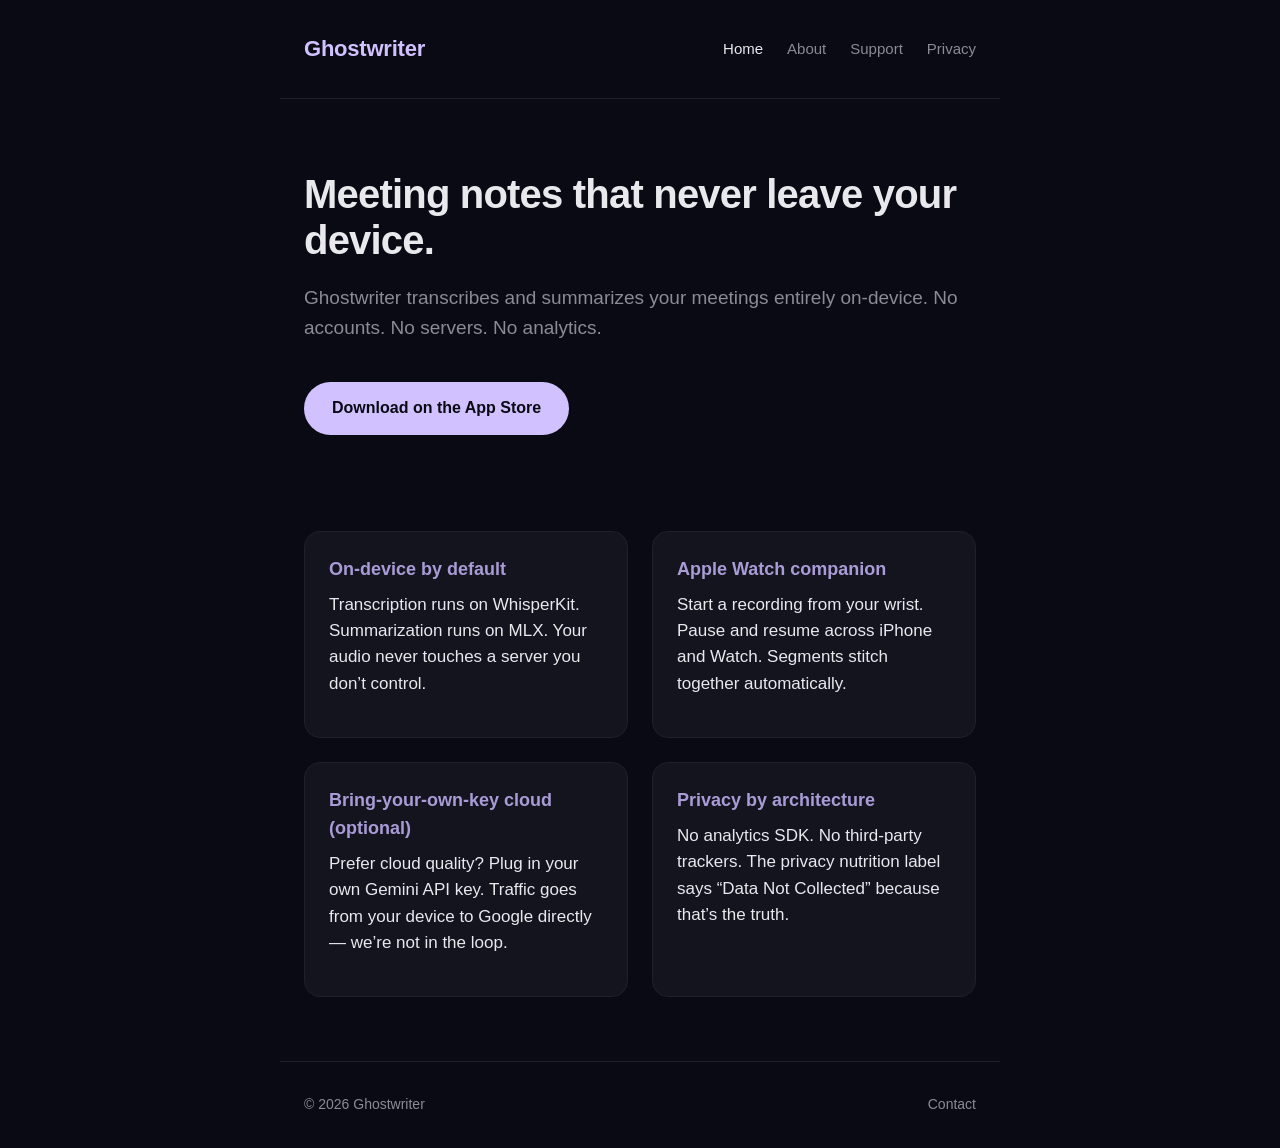
<file: index.html>
<!DOCTYPE html>
<html lang="en">
<head>
  <meta charset="utf-8">
  <meta name="viewport" content="width=device-width, initial-scale=1">
  <title>Ghostwriter — Private Meeting Assistant</title>
  <meta name="description" content="Ghostwriter is an iOS meeting assistant that transcribes and summarizes entirely on-device. No accounts. No servers. No analytics.">
  <link rel="stylesheet" href="assets/style.css">
</head>
<body>
  <header>
    <a href="index.html" class="wordmark">Ghostwriter</a>
    <nav>
      <a href="index.html" class="active">Home</a>
      <a href="about.html">About</a>
      <a href="support.html">Support</a>
      <a href="privacy.html">Privacy</a>
    </nav>
  </header>

  <main>
    <section class="hero">
      <h1>Meeting notes that never leave your device.</h1>
      <p class="lead">Ghostwriter transcribes and summarizes your meetings entirely on-device. No accounts. No servers. No analytics.</p>
      <a class="cta" href="#">Download on the App Store</a>
    </section>

    <section class="features">
      <div class="feature">
        <h3>On-device by default</h3>
        <p>Transcription runs on WhisperKit. Summarization runs on MLX. Your audio never touches a server you don&rsquo;t control.</p>
      </div>
      <div class="feature">
        <h3>Apple Watch companion</h3>
        <p>Start a recording from your wrist. Pause and resume across iPhone and Watch. Segments stitch together automatically.</p>
      </div>
      <div class="feature">
        <h3>Bring-your-own-key cloud (optional)</h3>
        <p>Prefer cloud quality? Plug in your own Gemini API key. Traffic goes from your device to Google directly &mdash; we&rsquo;re not in the loop.</p>
      </div>
      <div class="feature">
        <h3>Privacy by architecture</h3>
        <p>No analytics SDK. No third-party trackers. The privacy nutrition label says &ldquo;Data Not Collected&rdquo; because that&rsquo;s the truth.</p>
      </div>
    </section>
  </main>

  <footer>
    <span>&copy; 2026 Ghostwriter</span>
    <a href="mailto:ghostwriter.comms@gmail.com">Contact</a>
  </footer>
</body>
</html>
</file>
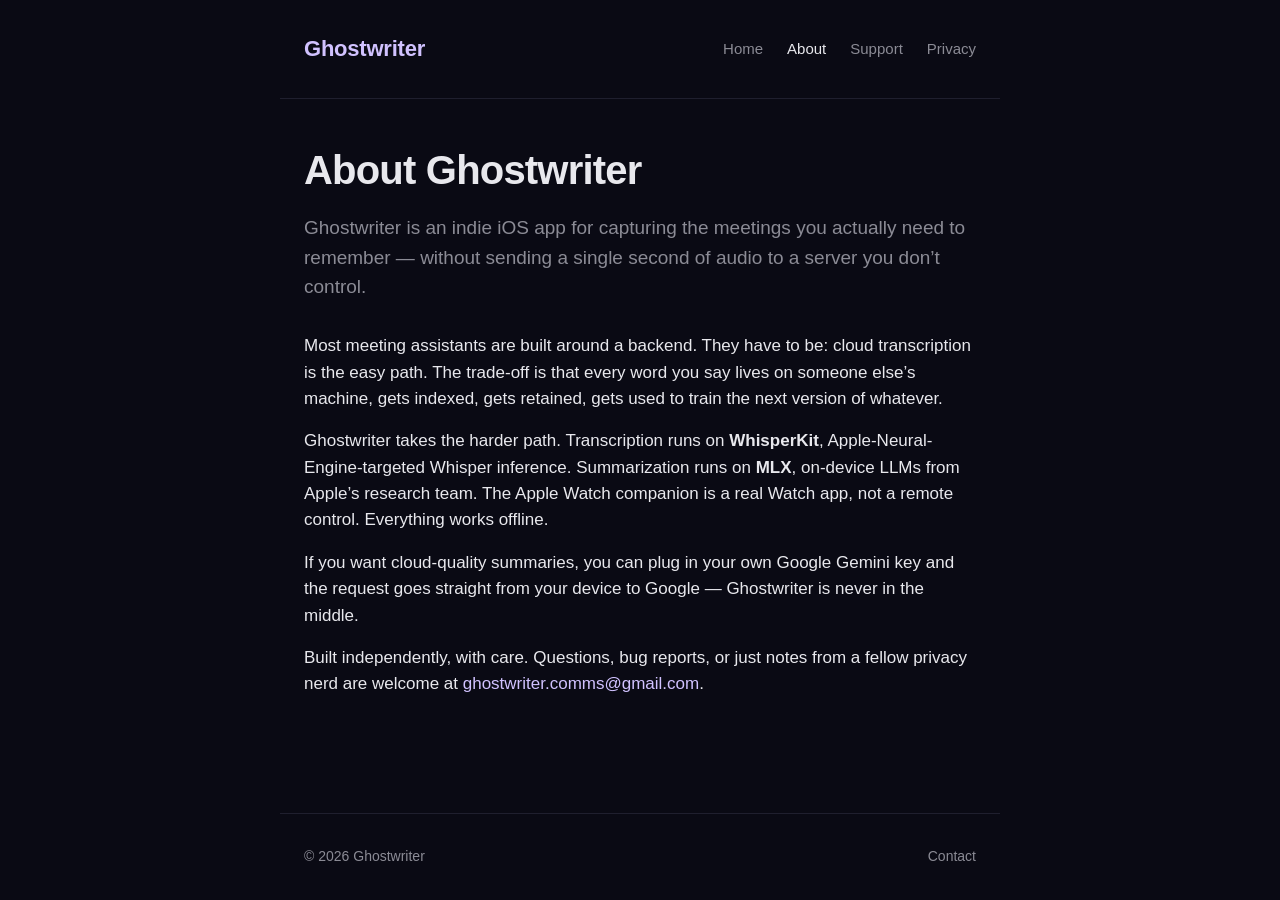
<file: about.html>
<!DOCTYPE html>
<html lang="en">
<head>
  <meta charset="utf-8">
  <meta name="viewport" content="width=device-width, initial-scale=1">
  <title>About — Ghostwriter</title>
  <link rel="stylesheet" href="assets/style.css">
</head>
<body>
  <header>
    <a href="index.html" class="wordmark">Ghostwriter</a>
    <nav>
      <a href="index.html">Home</a>
      <a href="about.html" class="active">About</a>
      <a href="support.html">Support</a>
      <a href="privacy.html">Privacy</a>
    </nav>
  </header>

  <main>
    <h1>About Ghostwriter</h1>

    <p class="lead">Ghostwriter is an indie iOS app for capturing the meetings you actually need to remember &mdash; without sending a single second of audio to a server you don&rsquo;t control.</p>

    <p>Most meeting assistants are built around a backend. They have to be: cloud transcription is the easy path. The trade-off is that every word you say lives on someone else&rsquo;s machine, gets indexed, gets retained, gets used to train the next version of whatever.</p>

    <p>Ghostwriter takes the harder path. Transcription runs on <strong>WhisperKit</strong>, Apple-Neural-Engine-targeted Whisper inference. Summarization runs on <strong>MLX</strong>, on-device LLMs from Apple&rsquo;s research team. The Apple Watch companion is a real Watch app, not a remote control. Everything works offline.</p>

    <p>If you want cloud-quality summaries, you can plug in your own Google Gemini key and the request goes straight from your device to Google &mdash; Ghostwriter is never in the middle.</p>

    <p>Built independently, with care. Questions, bug reports, or just notes from a fellow privacy nerd are welcome at <a href="mailto:ghostwriter.comms@gmail.com">ghostwriter.comms@gmail.com</a>.</p>
  </main>

  <footer>
    <span>&copy; 2026 Ghostwriter</span>
    <a href="mailto:ghostwriter.comms@gmail.com">Contact</a>
  </footer>
</body>
</html>
</file>
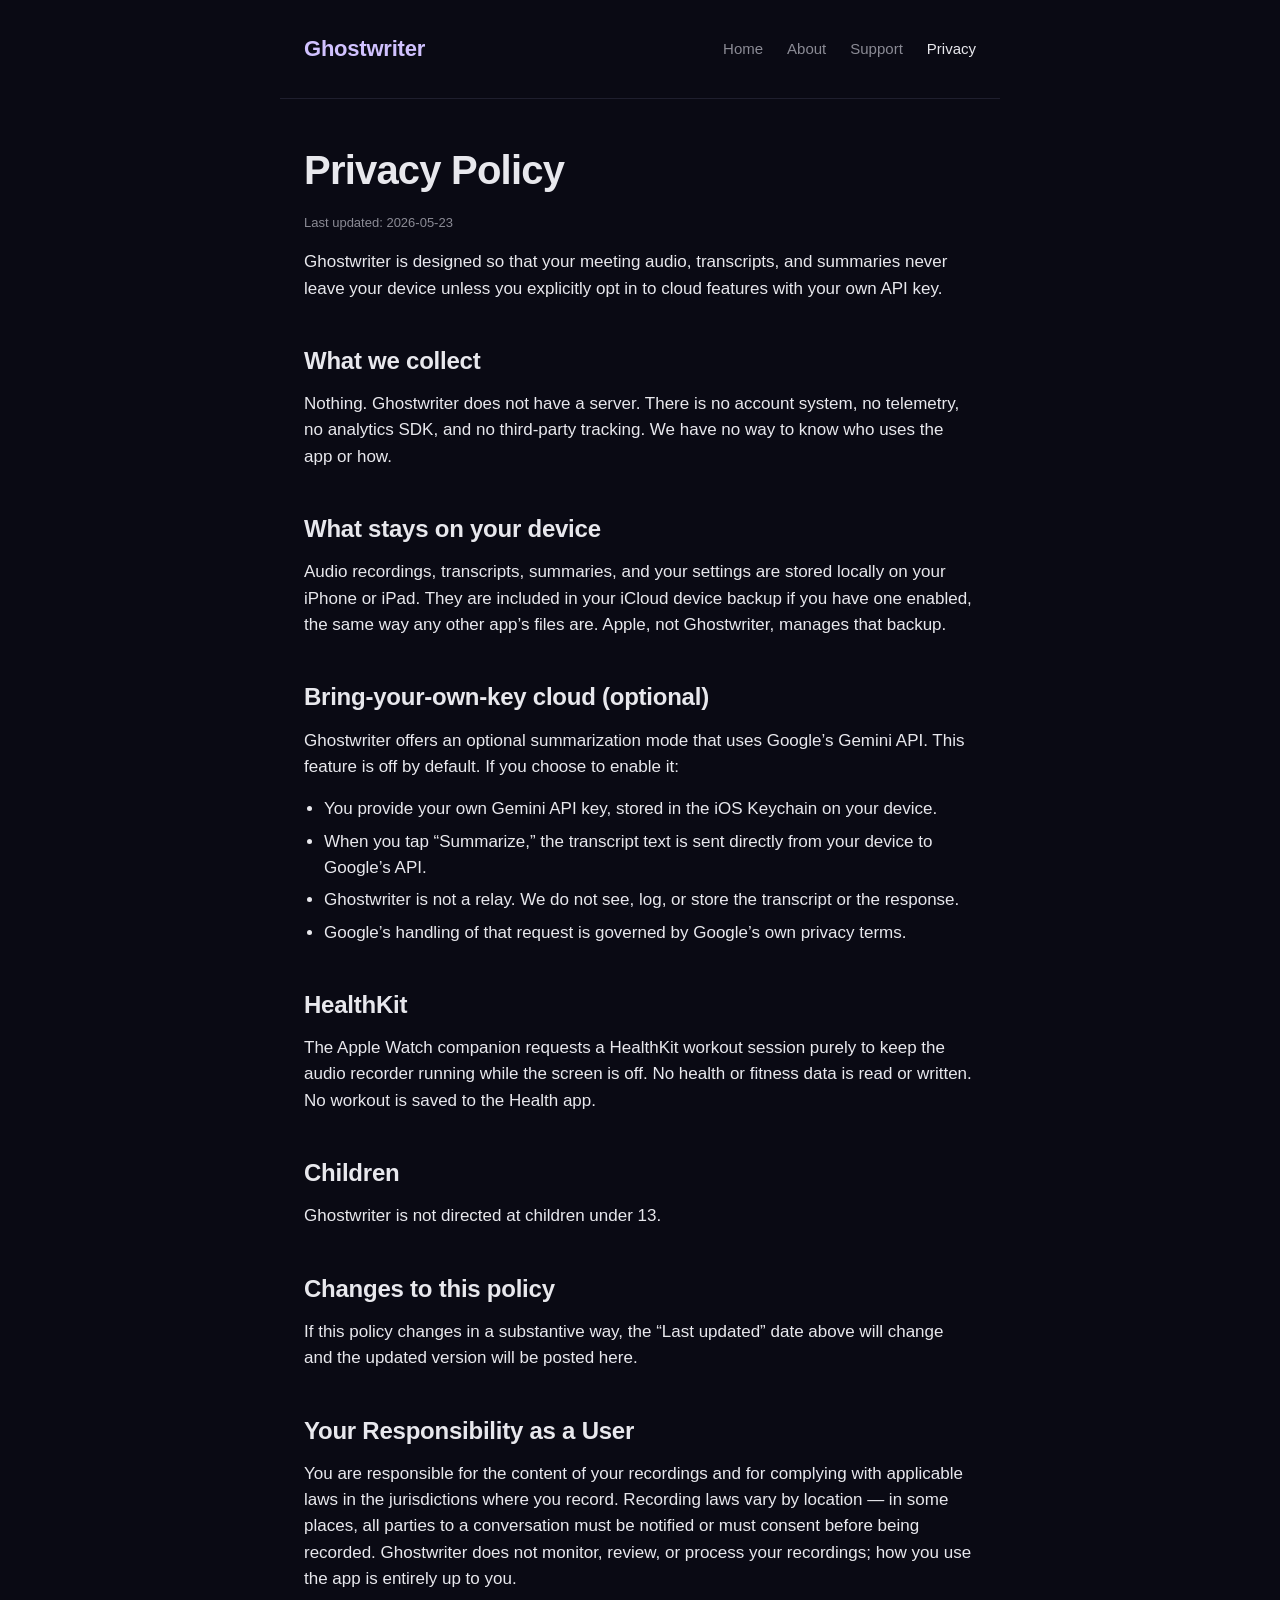
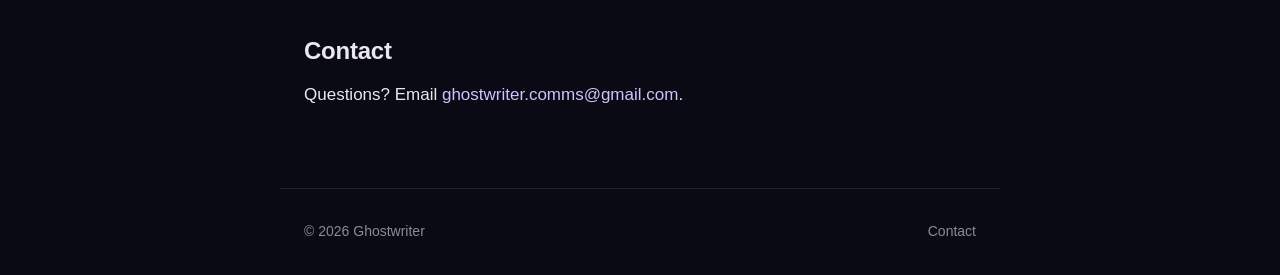
<file: privacy.html>
<!DOCTYPE html>
<html lang="en">
<head>
  <meta charset="utf-8">
  <meta name="viewport" content="width=device-width, initial-scale=1">
  <title>Privacy Policy — Ghostwriter</title>
  <link rel="stylesheet" href="assets/style.css">
</head>
<body>
  <header>
    <a href="index.html" class="wordmark">Ghostwriter</a>
    <nav>
      <a href="index.html">Home</a>
      <a href="about.html">About</a>
      <a href="support.html">Support</a>
      <a href="privacy.html" class="active">Privacy</a>
    </nav>
  </header>

  <main>
    <h1>Privacy Policy</h1>
    <p class="meta">Last updated: 2026-05-23</p>

    <p>Ghostwriter is designed so that your meeting audio, transcripts, and summaries never leave your device unless you explicitly opt in to cloud features with your own API key.</p>

    <h2>What we collect</h2>
    <p>Nothing. Ghostwriter does not have a server. There is no account system, no telemetry, no analytics SDK, and no third-party tracking. We have no way to know who uses the app or how.</p>

    <h2>What stays on your device</h2>
    <p>Audio recordings, transcripts, summaries, and your settings are stored locally on your iPhone or iPad. They are included in your iCloud device backup if you have one enabled, the same way any other app&rsquo;s files are. Apple, not Ghostwriter, manages that backup.</p>

    <h2>Bring-your-own-key cloud (optional)</h2>
    <p>Ghostwriter offers an optional summarization mode that uses Google&rsquo;s Gemini API. This feature is off by default. If you choose to enable it:</p>
    <ul>
      <li>You provide your own Gemini API key, stored in the iOS Keychain on your device.</li>
      <li>When you tap &ldquo;Summarize,&rdquo; the transcript text is sent directly from your device to Google&rsquo;s API.</li>
      <li>Ghostwriter is not a relay. We do not see, log, or store the transcript or the response.</li>
      <li>Google&rsquo;s handling of that request is governed by Google&rsquo;s own privacy terms.</li>
    </ul>

    <h2>HealthKit</h2>
    <p>The Apple Watch companion requests a HealthKit workout session purely to keep the audio recorder running while the screen is off. No health or fitness data is read or written. No workout is saved to the Health app.</p>

    <h2>Children</h2>
    <p>Ghostwriter is not directed at children under 13.</p>

    <h2>Changes to this policy</h2>
    <p>If this policy changes in a substantive way, the &ldquo;Last updated&rdquo; date above will change and the updated version will be posted here.</p>

    <h2>Your Responsibility as a User</h2>
    <p>You are responsible for the content of your recordings and for complying with applicable laws in the jurisdictions where you record. Recording laws vary by location — in some places, all parties to a conversation must be notified or must consent before being recorded. Ghostwriter does not monitor, review, or process your recordings; how you use the app is entirely up to you.</p>
    
    <h2>Contact</h2>
    <p>Questions? Email <a href="mailto:ghostwriter.comms@gmail.com">ghostwriter.comms@gmail.com</a>.</p>
  </main>

  <footer>
    <span>&copy; 2026 Ghostwriter</span>
    <a href="mailto:ghostwriter.comms@gmail.com">Contact</a>
  </footer>
</body>
</html>
</file>
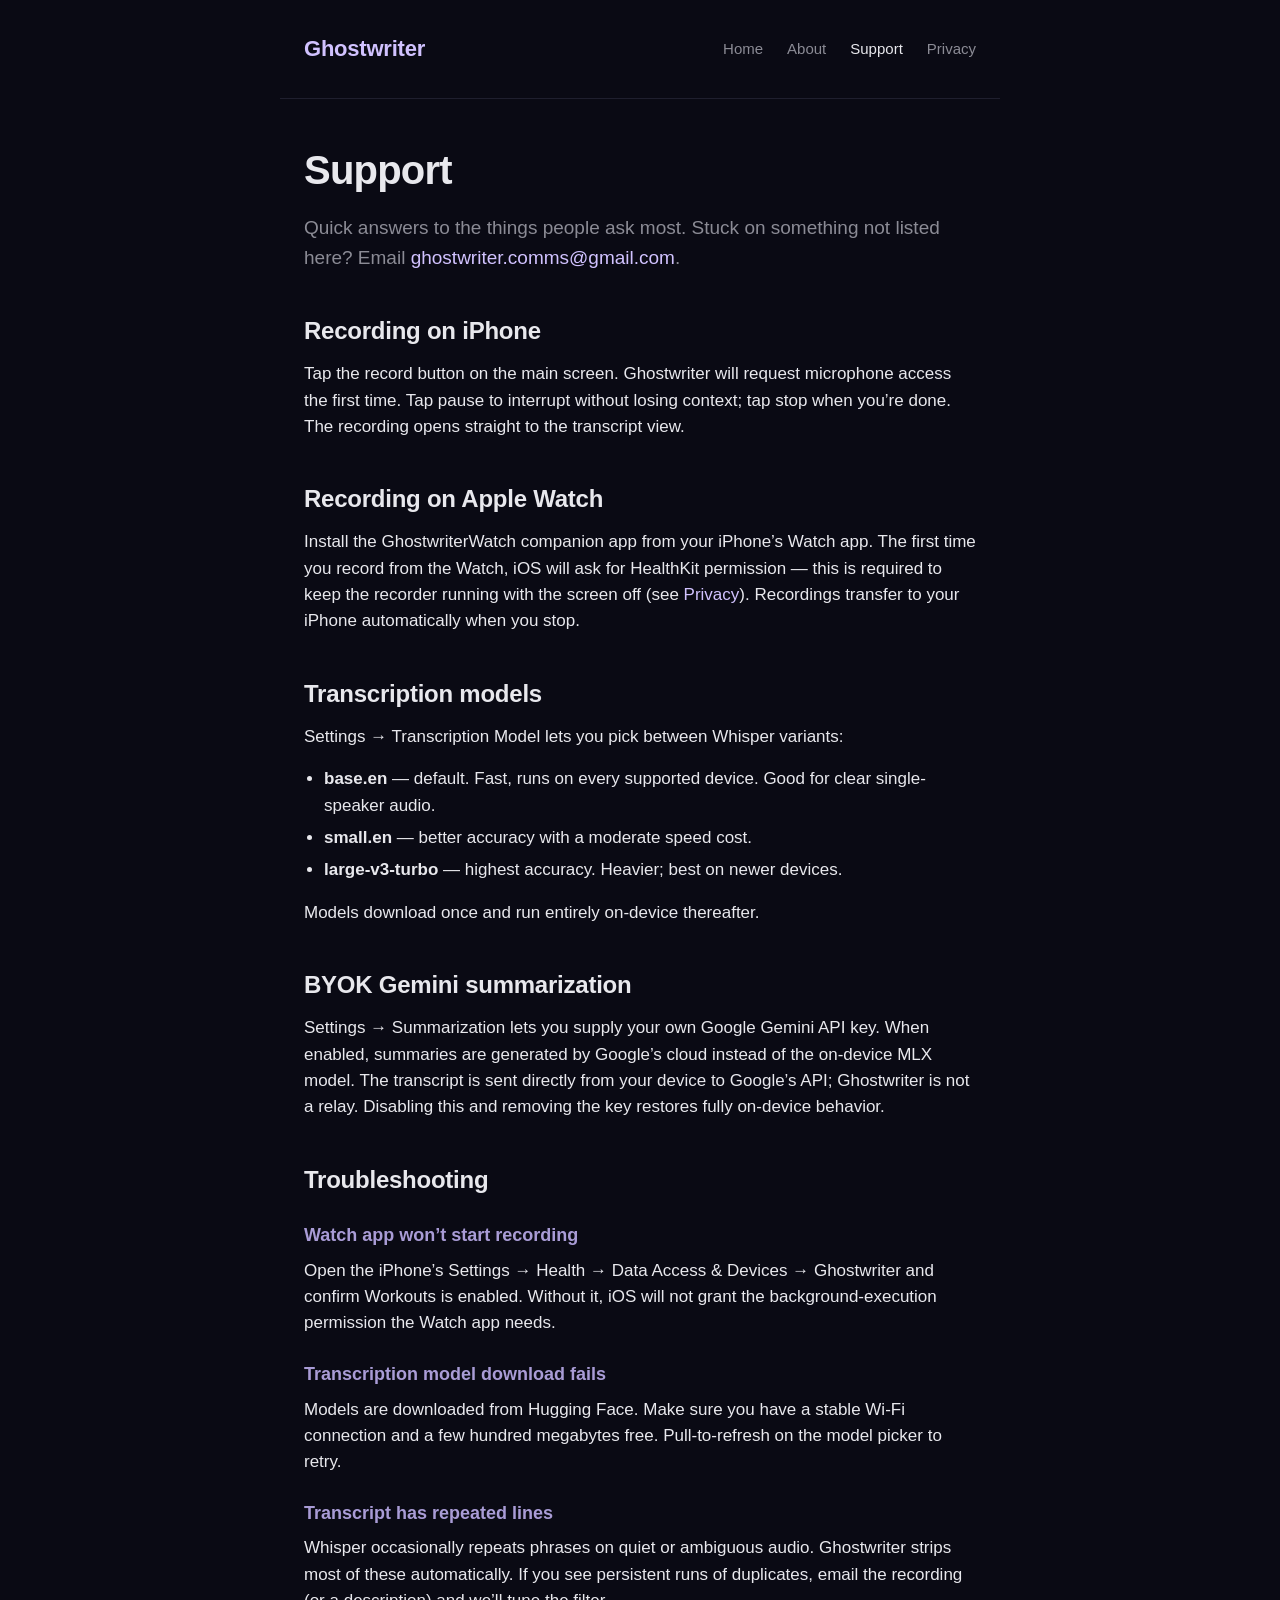
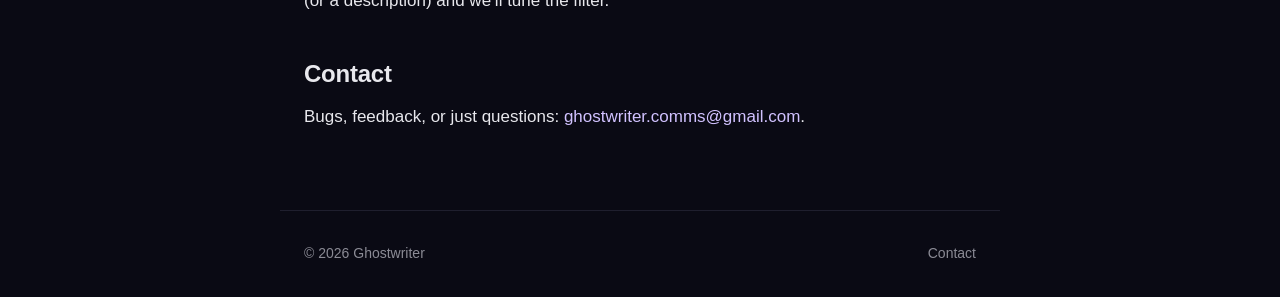
<file: support.html>
<!DOCTYPE html>
<html lang="en">
<head>
  <meta charset="utf-8">
  <meta name="viewport" content="width=device-width, initial-scale=1">
  <title>Support — Ghostwriter</title>
  <link rel="stylesheet" href="assets/style.css">
</head>
<body>
  <header>
    <a href="index.html" class="wordmark">Ghostwriter</a>
    <nav>
      <a href="index.html">Home</a>
      <a href="about.html">About</a>
      <a href="support.html" class="active">Support</a>
      <a href="privacy.html">Privacy</a>
    </nav>
  </header>

  <main>
    <h1>Support</h1>
    <p class="lead">Quick answers to the things people ask most. Stuck on something not listed here? Email <a href="mailto:ghostwriter.comms@gmail.com">ghostwriter.comms@gmail.com</a>.</p>

    <h2>Recording on iPhone</h2>
    <p>Tap the record button on the main screen. Ghostwriter will request microphone access the first time. Tap pause to interrupt without losing context; tap stop when you&rsquo;re done. The recording opens straight to the transcript view.</p>

    <h2>Recording on Apple Watch</h2>
    <p>Install the GhostwriterWatch companion app from your iPhone&rsquo;s Watch app. The first time you record from the Watch, iOS will ask for HealthKit permission &mdash; this is required to keep the recorder running with the screen off (see <a href="privacy.html">Privacy</a>). Recordings transfer to your iPhone automatically when you stop.</p>

    <h2>Transcription models</h2>
    <p>Settings &rarr; Transcription Model lets you pick between Whisper variants:</p>
    <ul>
      <li><strong>base.en</strong> &mdash; default. Fast, runs on every supported device. Good for clear single-speaker audio.</li>
      <li><strong>small.en</strong> &mdash; better accuracy with a moderate speed cost.</li>
      <li><strong>large-v3-turbo</strong> &mdash; highest accuracy. Heavier; best on newer devices.</li>
    </ul>
    <p>Models download once and run entirely on-device thereafter.</p>

    <h2>BYOK Gemini summarization</h2>
    <p>Settings &rarr; Summarization lets you supply your own Google Gemini API key. When enabled, summaries are generated by Google&rsquo;s cloud instead of the on-device MLX model. The transcript is sent directly from your device to Google&rsquo;s API; Ghostwriter is not a relay. Disabling this and removing the key restores fully on-device behavior.</p>

    <h2>Troubleshooting</h2>
    <h3>Watch app won&rsquo;t start recording</h3>
    <p>Open the iPhone&rsquo;s Settings &rarr; Health &rarr; Data Access &amp; Devices &rarr; Ghostwriter and confirm Workouts is enabled. Without it, iOS will not grant the background-execution permission the Watch app needs.</p>

    <h3>Transcription model download fails</h3>
    <p>Models are downloaded from Hugging Face. Make sure you have a stable Wi-Fi connection and a few hundred megabytes free. Pull-to-refresh on the model picker to retry.</p>

    <h3>Transcript has repeated lines</h3>
    <p>Whisper occasionally repeats phrases on quiet or ambiguous audio. Ghostwriter strips most of these automatically. If you see persistent runs of duplicates, email the recording (or a description) and we&rsquo;ll tune the filter.</p>

    <h2>Contact</h2>
    <p>Bugs, feedback, or just questions: <a href="mailto:ghostwriter.comms@gmail.com?subject=Ghostwriter%20Support">ghostwriter.comms@gmail.com</a>.</p>
  </main>

  <footer>
    <span>&copy; 2026 Ghostwriter</span>
    <a href="mailto:ghostwriter.comms@gmail.com">Contact</a>
  </footer>
</body>
</html>
</file>
<file: assets/style.css>
/* Ghostwriter site — shared stylesheet */

:root {
  --lavender: #D1C2FF;
  --lavender-dim: #a99cd6;
  --bg: #0a0a14;
  --bg-elevated: #14141f;
  --text: #e8e8ed;
  --text-muted: #8b8b95;
  --border: #1f1f2e;
  --max-width: 720px;
}

* {
  box-sizing: border-box;
  margin: 0;
  padding: 0;
}

html {
  -webkit-text-size-adjust: 100%;
  scroll-behavior: smooth;
}

body {
  font-family: -apple-system, BlinkMacSystemFont, "SF Pro Text", "Helvetica Neue", sans-serif;
  background: var(--bg);
  color: var(--text);
  line-height: 1.55;
  font-size: 17px;
  -webkit-font-smoothing: antialiased;
  min-height: 100vh;
  display: flex;
  flex-direction: column;
}

a {
  color: var(--lavender);
  text-decoration: none;
}

a:hover {
  text-decoration: underline;
}

/* Layout */

header,
main,
footer {
  width: 100%;
  max-width: var(--max-width);
  margin: 0 auto;
  padding: 0 24px;
}

header {
  display: flex;
  align-items: center;
  justify-content: space-between;
  padding-top: 32px;
  padding-bottom: 32px;
  border-bottom: 1px solid var(--border);
  margin-bottom: 48px;
}

.wordmark {
  font-size: 22px;
  font-weight: 600;
  letter-spacing: -0.01em;
  color: var(--lavender);
}

nav {
  display: flex;
  gap: 24px;
}

nav a {
  color: var(--text-muted);
  font-size: 15px;
}

nav a:hover {
  color: var(--text);
  text-decoration: none;
}

nav a.active {
  color: var(--text);
}

main {
  flex: 1;
  padding-bottom: 64px;
}

footer {
  border-top: 1px solid var(--border);
  padding-top: 32px;
  padding-bottom: 32px;
  color: var(--text-muted);
  font-size: 14px;
  display: flex;
  justify-content: space-between;
  align-items: center;
}

footer a {
  color: var(--text-muted);
}

/* Typography */

h1 {
  font-size: 40px;
  font-weight: 700;
  letter-spacing: -0.02em;
  line-height: 1.15;
  margin-bottom: 20px;
}

h2 {
  font-size: 24px;
  font-weight: 600;
  letter-spacing: -0.01em;
  margin-top: 40px;
  margin-bottom: 12px;
}

h3 {
  font-size: 18px;
  font-weight: 600;
  margin-top: 24px;
  margin-bottom: 8px;
  color: var(--lavender-dim);
}

p {
  margin-bottom: 16px;
  color: var(--text);
}

p.lead {
  font-size: 19px;
  color: var(--text-muted);
  margin-bottom: 32px;
}

ul, ol {
  margin: 0 0 16px 20px;
}

li {
  margin-bottom: 6px;
}

small, .meta {
  font-size: 13px;
  color: var(--text-muted);
}

/* Components */

.cta {
  display: inline-block;
  padding: 14px 28px;
  background: var(--lavender);
  color: var(--bg);
  border-radius: 999px;
  font-weight: 600;
  font-size: 16px;
  margin-top: 8px;
}

.cta:hover {
  text-decoration: none;
  opacity: 0.9;
}

.cta.secondary {
  background: transparent;
  color: var(--lavender);
  border: 1px solid var(--lavender);
}

.hero {
  padding: 24px 0 48px;
}

.features {
  display: grid;
  grid-template-columns: 1fr;
  gap: 24px;
  margin-top: 48px;
}

.feature {
  padding: 24px;
  background: var(--bg-elevated);
  border: 1px solid var(--border);
  border-radius: 16px;
}

.feature h3 {
  margin-top: 0;
}

@media (min-width: 640px) {
  .features {
    grid-template-columns: 1fr 1fr;
  }
}

/* Mobile tweaks */

@media (max-width: 480px) {
  h1 { font-size: 32px; }
  header { padding-top: 20px; padding-bottom: 20px; margin-bottom: 32px; }
  nav { gap: 16px; }
  nav a { font-size: 14px; }
  footer { flex-direction: column; gap: 12px; text-align: center; }
}
</file>
